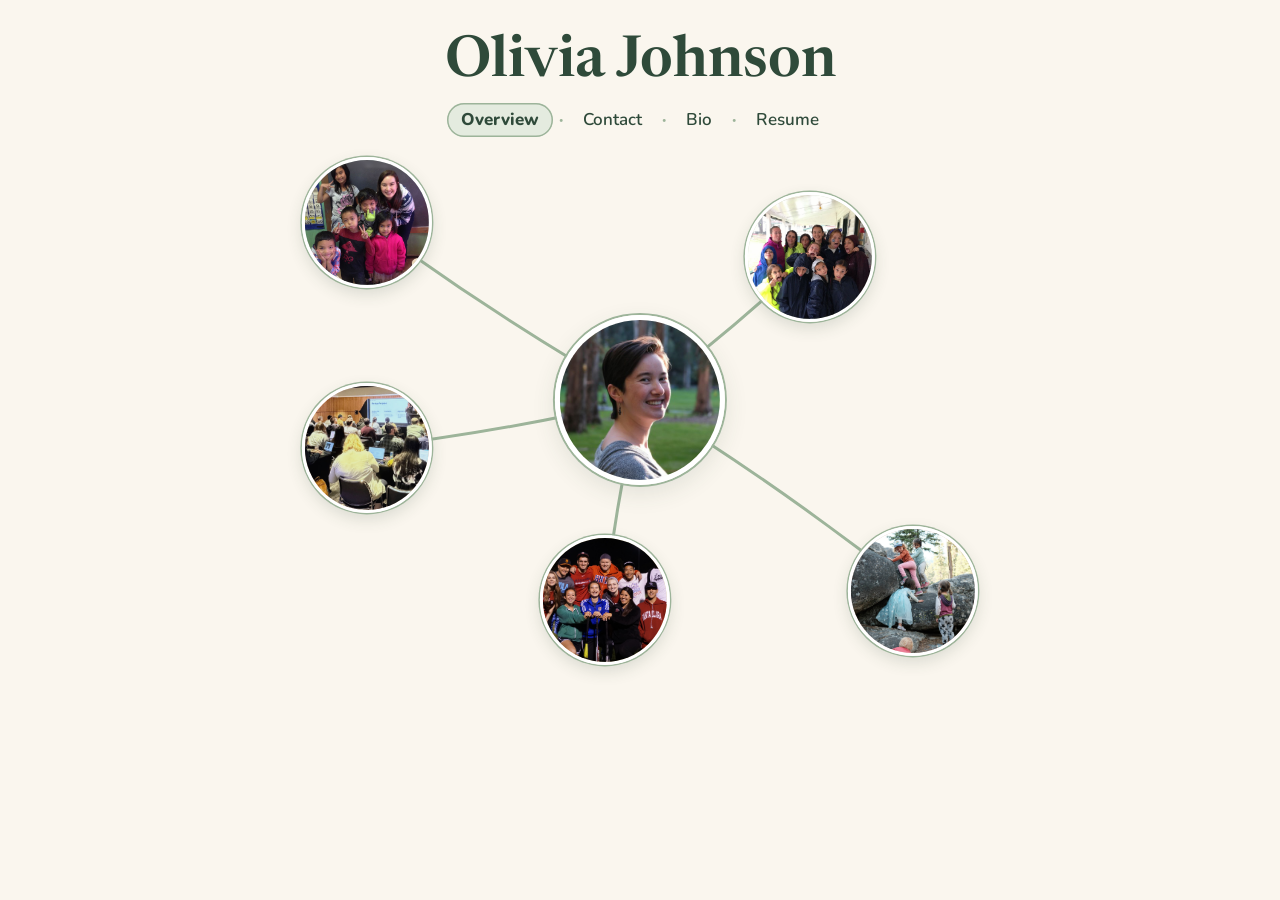
<file: index.html>
<!DOCTYPE html>
<html lang="en">
<head>
  <meta charset="utf-8">
  <meta name="viewport" content="width=device-width, initial-scale=1">
  <title>Olivia Johnson</title>
  <meta name="description" content="Olivia Johnson's interactive resume: People Ops, Learning & Development, teaching and summer camps.">
  <link rel="preconnect" href="https://fonts.googleapis.com">
  <link rel="preconnect" href="https://fonts.gstatic.com" crossorigin>
  <link rel="stylesheet" href="https://fonts.googleapis.com/css2?family=Fraunces:opsz,wght@9..144,600&family=Nunito:wght@400;600;700;800&display=swap">
  <link rel="stylesheet" href="https://fonts.googleapis.com/css2?family=Newsreader:wght@700&text=J&display=swap">
  <link rel="stylesheet" href="css/style.css">
</head>
<body>
  <a class="skip-link" href="#main">Skip to content</a>

  <header class="site-header">
    <h1 class="site-name"><a href="index.html">Olivia Johnson</a></h1>
    <nav class="site-nav" aria-label="Main">
      <ul>
        <li><a href="index.html" aria-current="page">Overview</a></li>
        <li><a href="contact.html">Contact</a></li>
        <li><a href="bio.html">Bio</a></li>
        <li><a href="resume.html">Resume</a></li>
      </ul>
    </nav>
  </header>

  <main id="main" class="page page--home">
    <div id="graph" class="graph">
      <svg id="graph-lines" class="graph__lines" aria-hidden="true"></svg>
      <img class="graph__headshot" src="images/headshot.jpg" alt="Olivia Johnson smiling outdoors in front of tall trees">
      <ul id="graph-nodes" class="graph__nodes" aria-label="Parts of my experience"></ul>
    </div>
    <noscript>
      <p>This page's interactive map needs JavaScript. You can read about my experience on my <a href="bio.html">bio</a> and <a href="resume.html">resume</a> pages.</p>
    </noscript>
  </main>

  <dialog id="node-modal" class="node-modal" aria-labelledby="node-modal-title">
    <div class="node-modal__inner">
      <button id="node-modal-close" class="node-modal__close" type="button" aria-label="Close">
        <svg viewBox="0 0 24 24" fill="none" stroke="currentColor" stroke-width="2.4" stroke-linecap="round" aria-hidden="true"><path d="M5 5l14 14M19 5 5 19"/></svg>
      </button>
      <div id="node-modal-photo" class="node-modal__photo"></div>
      <div class="node-modal__text">
        <h2 id="node-modal-title"></h2>
        <p id="node-modal-blurb"></p>
      </div>
    </div>
  </dialog>

  <script src="js/nodes.js"></script>
</body>
</html>
</file>
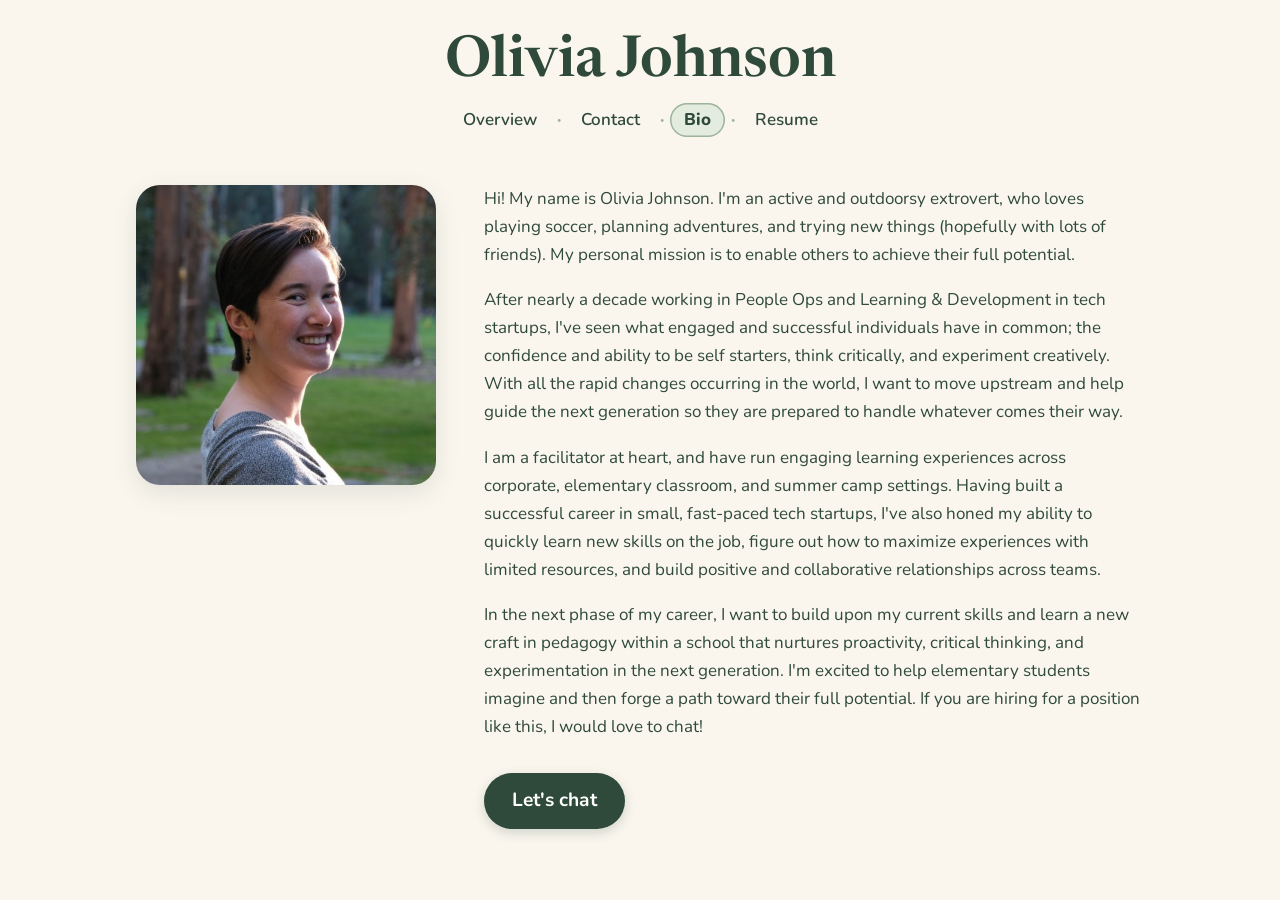
<file: bio.html>
<!DOCTYPE html>
<html lang="en">
<head>
  <meta charset="utf-8">
  <meta name="viewport" content="width=device-width, initial-scale=1">
  <title>Bio | Olivia Johnson</title>
  <meta name="description" content="Olivia Johnson's path from People Ops and Learning & Development to teaching.">
  <link rel="preconnect" href="https://fonts.googleapis.com">
  <link rel="preconnect" href="https://fonts.gstatic.com" crossorigin>
  <link rel="stylesheet" href="https://fonts.googleapis.com/css2?family=Fraunces:opsz,wght@9..144,600&family=Nunito:wght@400;600;700;800&display=swap">
  <link rel="stylesheet" href="https://fonts.googleapis.com/css2?family=Newsreader:wght@700&text=J&display=swap">
  <link rel="stylesheet" href="css/style.css">
</head>
<body>
  <a class="skip-link" href="#main">Skip to content</a>

  <header class="site-header">
    <h1 class="site-name"><a href="index.html">Olivia Johnson</a></h1>
    <nav class="site-nav" aria-label="Main">
      <ul>
        <li><a href="index.html">Overview</a></li>
        <li><a href="contact.html">Contact</a></li>
        <li><a href="bio.html" aria-current="page">Bio</a></li>
        <li><a href="resume.html">Resume</a></li>
      </ul>
    </nav>
  </header>

  <main id="main" class="page">
    <h2 class="visually-hidden">Bio</h2>
    <div class="bio">
      <img class="bio__photo" src="images/headshot.jpg" alt="Olivia Johnson smiling outdoors in front of tall trees">
      <div class="bio__text">
        <p>Hi! My name is Olivia Johnson. I'm an active and outdoorsy extrovert, who loves playing soccer, planning adventures, and trying new things (hopefully with lots of friends). My personal mission is to enable others to achieve their full potential.</p>
        <p>After nearly a decade working in People Ops and Learning &amp; Development in tech startups, I've seen what engaged and successful individuals have in common; the confidence and ability to be self starters, think critically, and experiment creatively. With all the rapid changes occurring in the world, I want to move upstream and help guide the next generation so they are prepared to handle whatever comes their way.</p>
        <p>I am a facilitator at heart, and have run engaging learning experiences across corporate, elementary classroom, and summer camp settings. Having built a successful career in small, fast-paced tech startups, I've also honed my ability to quickly learn new skills on the job, figure out how to maximize experiences with limited resources, and build positive and collaborative relationships across teams.</p>
        <p>In the next phase of my career, I want to build upon my current skills and learn a new craft in pedagogy within a school that nurtures proactivity, critical thinking, and experimentation in the next generation. I'm excited to help elementary students imagine and then forge a path toward their full potential. If you are hiring for a position like this, I would love to chat!</p>
        <p class="bio__action"><a class="button" href="contact.html">Let's chat</a></p>
      </div>
    </div>
  </main>
</body>
</html>
</file>
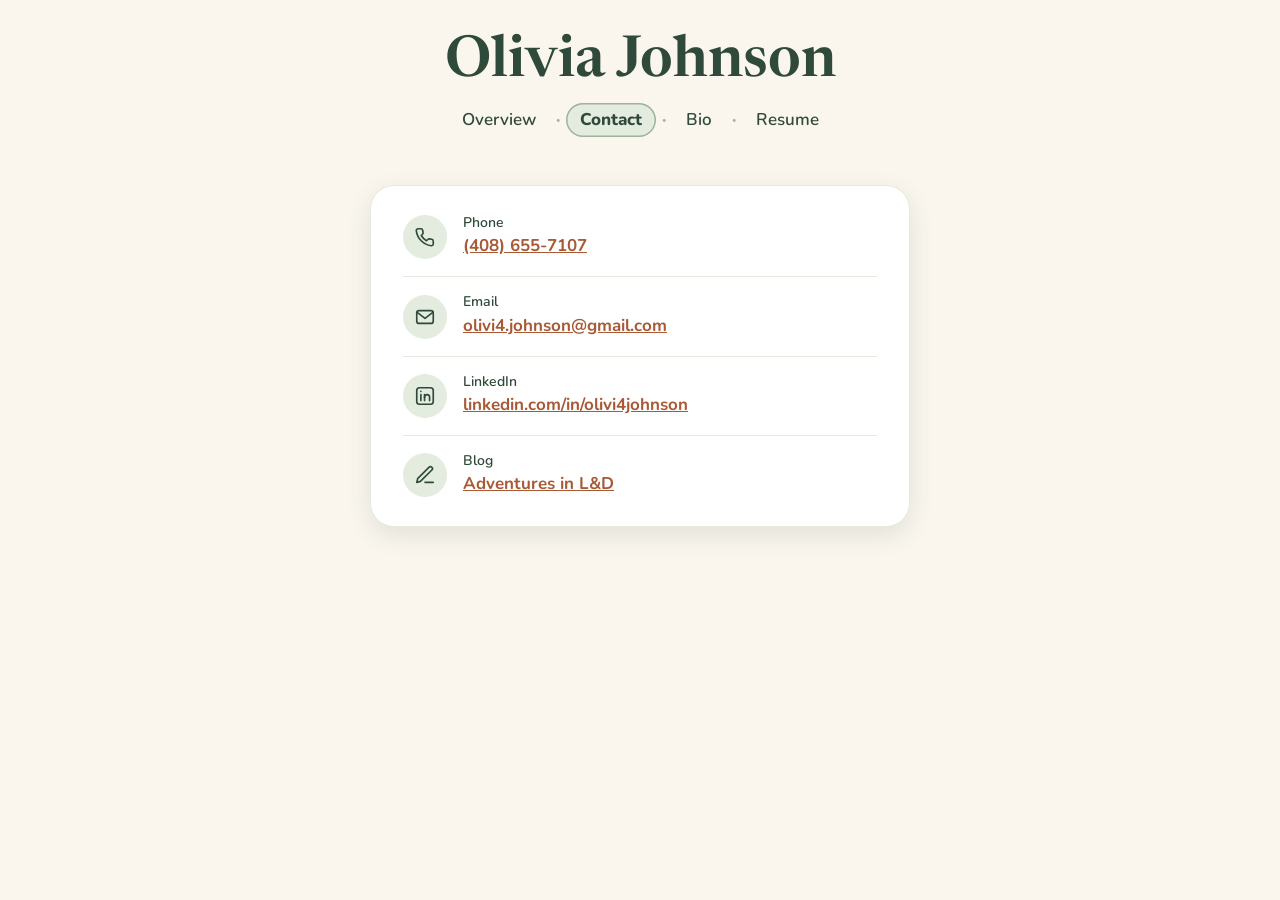
<file: contact.html>
<!DOCTYPE html>
<html lang="en">
<head>
  <meta charset="utf-8">
  <meta name="viewport" content="width=device-width, initial-scale=1">
  <title>Contact | Olivia Johnson</title>
  <meta name="description" content="How to get in touch with Olivia Johnson.">
  <link rel="preconnect" href="https://fonts.googleapis.com">
  <link rel="preconnect" href="https://fonts.gstatic.com" crossorigin>
  <link rel="stylesheet" href="https://fonts.googleapis.com/css2?family=Fraunces:opsz,wght@9..144,600&family=Nunito:wght@400;600;700;800&display=swap">
  <link rel="stylesheet" href="https://fonts.googleapis.com/css2?family=Newsreader:wght@700&text=J&display=swap">
  <link rel="stylesheet" href="css/style.css">
</head>
<body>
  <a class="skip-link" href="#main">Skip to content</a>

  <header class="site-header">
    <h1 class="site-name"><a href="index.html">Olivia Johnson</a></h1>
    <nav class="site-nav" aria-label="Main">
      <ul>
        <li><a href="index.html">Overview</a></li>
        <li><a href="contact.html" aria-current="page">Contact</a></li>
        <li><a href="bio.html">Bio</a></li>
        <li><a href="resume.html">Resume</a></li>
      </ul>
    </nav>
  </header>

  <main id="main" class="page">
    <section class="card contact-card" aria-labelledby="contact-heading">
      <h2 id="contact-heading" class="visually-hidden">Contact</h2>
      <ul class="contact-list">
        <li>
          <span class="contact-list__icon">
            <svg viewBox="0 0 24 24" fill="none" stroke="currentColor" stroke-width="1.8" stroke-linecap="round" stroke-linejoin="round" aria-hidden="true"><path d="M21 16.5v3a2 2 0 0 1-2.2 2A19 19 0 0 1 2.5 5.2 2 2 0 0 1 4.5 3h3a2 2 0 0 1 2 1.7l.4 2.5a2 2 0 0 1-.6 1.8L7.9 10.4a16 16 0 0 0 5.7 5.7l1.4-1.4a2 2 0 0 1 1.8-.6l2.5.4a2 2 0 0 1 1.7 2Z"/></svg>
          </span>
          <div>
            <span class="contact-list__label">Phone</span>
            <a href="tel:+14086557107">(408) 655-7107</a>
          </div>
        </li>
        <li>
          <span class="contact-list__icon">
            <svg viewBox="0 0 24 24" fill="none" stroke="currentColor" stroke-width="1.8" stroke-linecap="round" stroke-linejoin="round" aria-hidden="true"><rect x="3" y="5" width="18" height="14" rx="2.5"/><path d="m3.5 7 8.5 6.5L20.5 7"/></svg>
          </span>
          <div>
            <span class="contact-list__label">Email</span>
            <a href="mailto:olivi4.johnson@gmail.com">olivi4.johnson@gmail.com</a>
          </div>
        </li>
        <li>
          <span class="contact-list__icon">
            <svg viewBox="0 0 24 24" fill="none" stroke="currentColor" stroke-width="1.8" stroke-linecap="round" stroke-linejoin="round" aria-hidden="true"><rect x="3" y="3" width="18" height="18" rx="3"/><path d="M7.5 10.5V17"/><path d="M7.5 7v.01"/><path d="M11.5 17v-6.5"/><path d="M11.5 13.5c0-1.7 1.2-3 2.8-3s2.7 1.2 2.7 3V17"/></svg>
          </span>
          <div>
            <span class="contact-list__label">LinkedIn</span>
            <a href="http://www.linkedin.com/in/olivi4johnson" target="_blank" rel="noopener noreferrer">linkedin.com/in/olivi4johnson<span class="visually-hidden"> (opens in a new tab)</span></a>
          </div>
        </li>
        <li>
          <span class="contact-list__icon">
            <svg viewBox="0 0 24 24" fill="none" stroke="currentColor" stroke-width="1.8" stroke-linecap="round" stroke-linejoin="round" aria-hidden="true"><path d="M12 20h9"/><path d="M16.5 3.5a2.1 2.1 0 0 1 3 3L7 19l-4 1 1-4Z"/></svg>
          </span>
          <div>
            <span class="contact-list__label">Blog</span>
            <a href="https://adventuresinlandd.wordpress.com" target="_blank" rel="noopener noreferrer">Adventures in L&amp;D<span class="visually-hidden"> (opens in a new tab)</span></a>
          </div>
        </li>
      </ul>
    </section>
  </main>
</body>
</html>
</file>
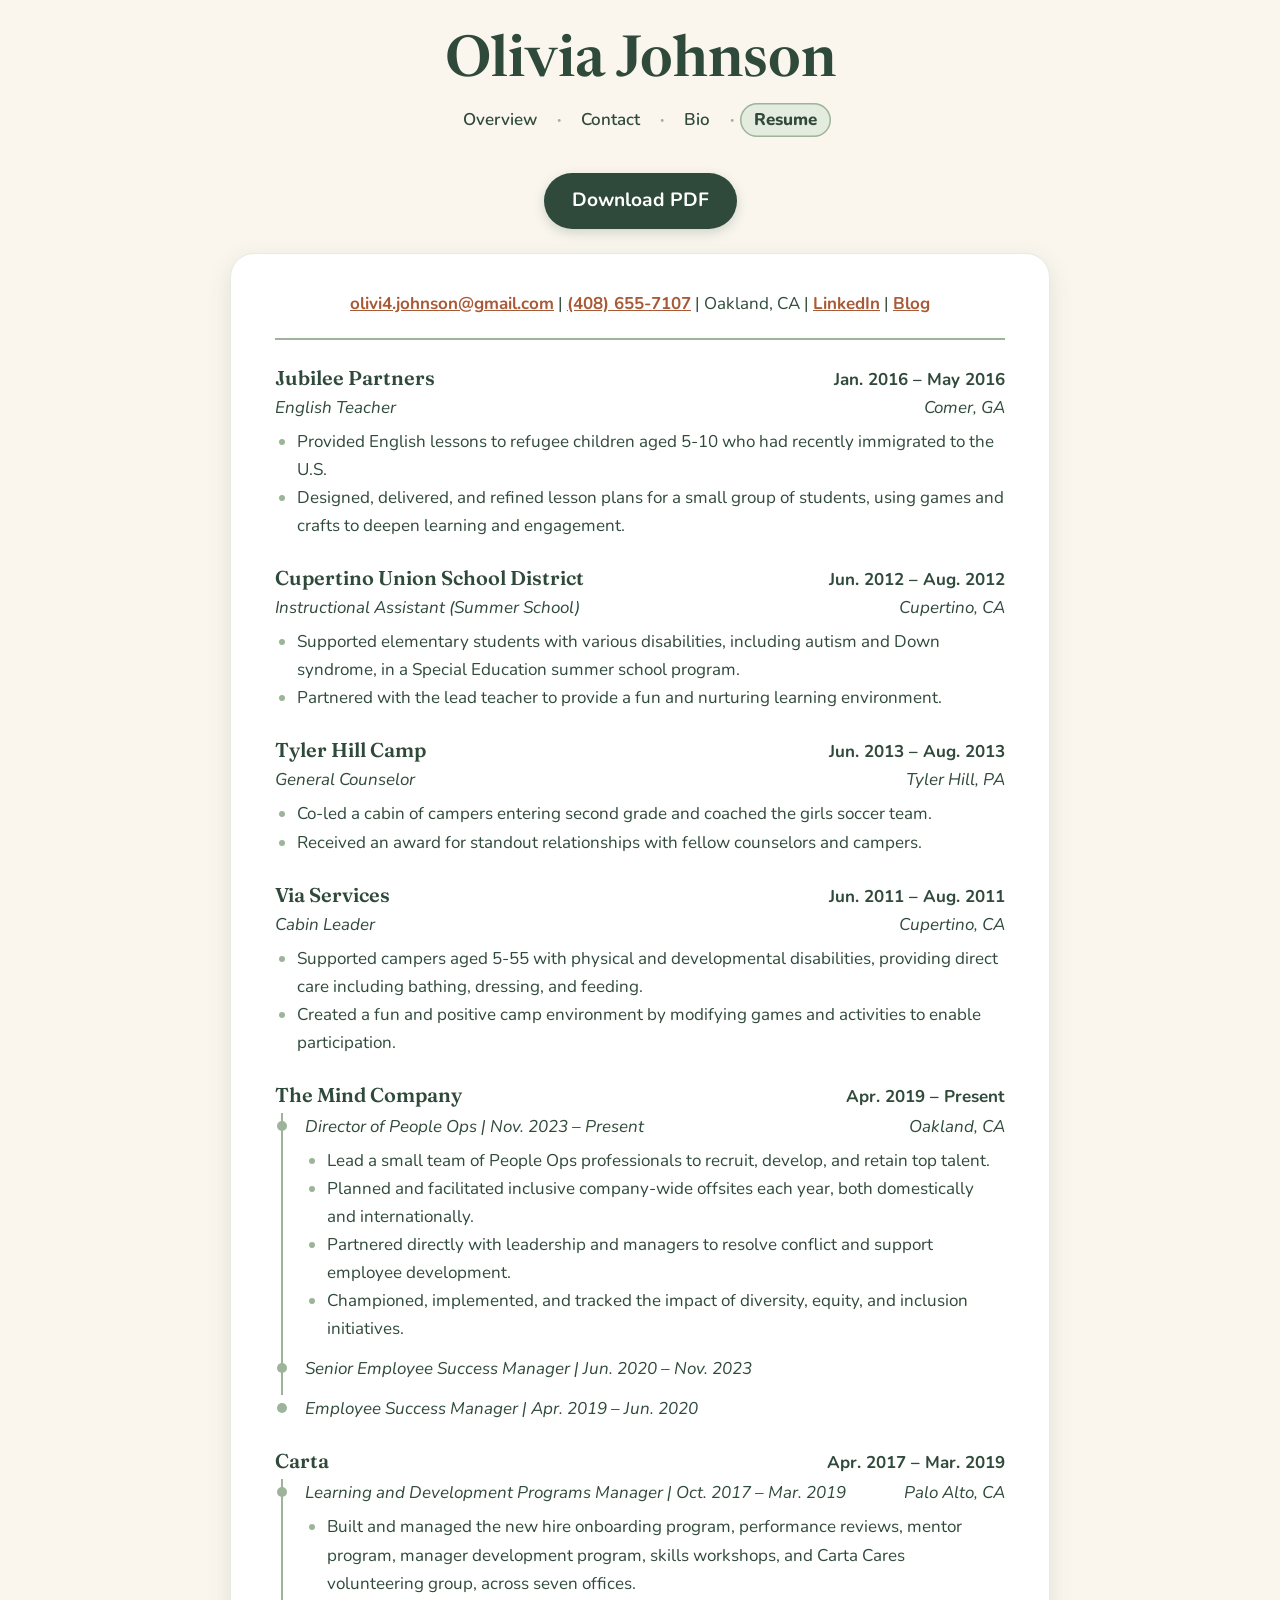
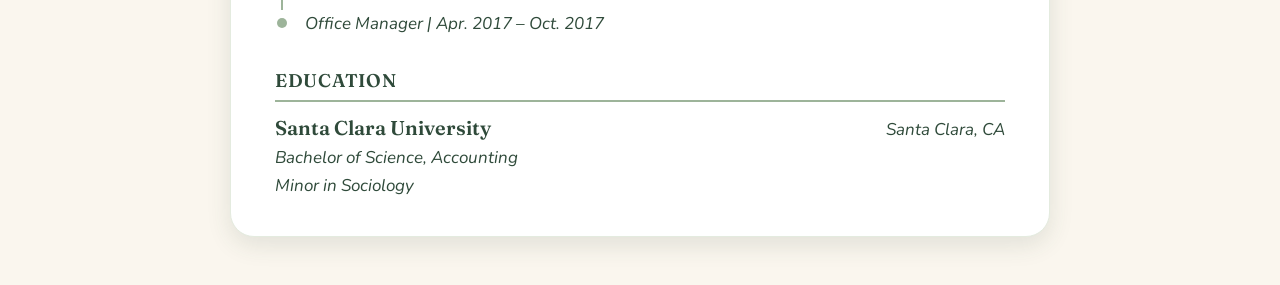
<file: resume.html>
<!DOCTYPE html>
<html lang="en">
<head>
  <meta charset="utf-8">
  <meta name="viewport" content="width=device-width, initial-scale=1">
  <title>Resume | Olivia Johnson</title>
  <meta name="description" content="Olivia Johnson's resume.">
  <link rel="preconnect" href="https://fonts.googleapis.com">
  <link rel="preconnect" href="https://fonts.gstatic.com" crossorigin>
  <link rel="stylesheet" href="https://fonts.googleapis.com/css2?family=Fraunces:opsz,wght@9..144,600&family=Nunito:wght@400;600;700;800&display=swap">
  <link rel="stylesheet" href="https://fonts.googleapis.com/css2?family=Newsreader:wght@700&text=J&display=swap">
  <link rel="stylesheet" href="css/style.css">
</head>
<body>
  <a class="skip-link" href="#main">Skip to content</a>

  <header class="site-header">
    <h1 class="site-name"><a href="index.html">Olivia Johnson</a></h1>
    <nav class="site-nav" aria-label="Main">
      <ul>
        <li><a href="index.html">Overview</a></li>
        <li><a href="contact.html">Contact</a></li>
        <li><a href="bio.html">Bio</a></li>
        <li><a href="resume.html" aria-current="page">Resume</a></li>
      </ul>
    </nav>
  </header>

  <main id="main" class="page">
    <p class="resume-actions">
      <a class="button" href="Olivia_Johnson_Resume.pdf" download>Download PDF</a>
    </p>

    <article class="card resume">
      <p class="resume__contact">
        <a href="mailto:olivi4.johnson@gmail.com">olivi4.johnson@gmail.com</a> |
        <a href="tel:+14086557107">(408) 655-7107</a> |
        Oakland, CA |
        <a href="http://www.linkedin.com/in/olivi4johnson" target="_blank" rel="noopener noreferrer">LinkedIn<span class="visually-hidden"> (opens in a new tab)</span></a> |
        <a href="https://adventuresinlandd.wordpress.com" target="_blank" rel="noopener noreferrer">Blog<span class="visually-hidden"> (opens in a new tab)</span></a>
      </p>

      <h2 class="visually-hidden">Experience</h2>

      <section class="job">
        <div class="job__row">
          <h3 class="job__org">Jubilee Partners</h3>
          <span class="job__dates">Jan. 2016 – May 2016</span>
        </div>
        <div class="job__row">
          <span class="job__title">English Teacher</span>
          <span class="job__location">Comer, GA</span>
        </div>
        <ul>
          <li>Provided English lessons to refugee children aged 5-10 who had recently immigrated to the U.S.</li>
          <li>Designed, delivered, and refined lesson plans for a small group of students, using games and crafts to deepen learning and engagement.</li>
        </ul>
      </section>

      <section class="job">
        <div class="job__row">
          <h3 class="job__org">Cupertino Union School District</h3>
          <span class="job__dates">Jun. 2012 – Aug. 2012</span>
        </div>
        <div class="job__row">
          <span class="job__title">Instructional Assistant (Summer School)</span>
          <span class="job__location">Cupertino, CA</span>
        </div>
        <ul>
          <li>Supported elementary students with various disabilities, including autism and Down syndrome, in a Special Education summer school program.</li>
          <li>Partnered with the lead teacher to provide a fun and nurturing learning environment.</li>
        </ul>
      </section>

      <section class="job">
        <div class="job__row">
          <h3 class="job__org">Tyler Hill Camp</h3>
          <span class="job__dates">Jun. 2013 – Aug. 2013</span>
        </div>
        <div class="job__row">
          <span class="job__title">General Counselor</span>
          <span class="job__location">Tyler Hill, PA</span>
        </div>
        <ul>
          <li>Co-led a cabin of campers entering second grade and coached the girls soccer team.</li>
          <li>Received an award for standout relationships with fellow counselors and campers.</li>
        </ul>
      </section>

      <section class="job">
        <div class="job__row">
          <h3 class="job__org">Via Services</h3>
          <span class="job__dates">Jun. 2011 – Aug. 2011</span>
        </div>
        <div class="job__row">
          <span class="job__title">Cabin Leader</span>
          <span class="job__location">Cupertino, CA</span>
        </div>
        <ul>
          <li>Supported campers aged 5-55 with physical and developmental disabilities, providing direct care including bathing, dressing, and feeding.</li>
          <li>Created a fun and positive camp environment by modifying games and activities to enable participation.</li>
        </ul>
      </section>

      <section class="job">
        <div class="job__row">
          <h3 class="job__org">The Mind Company</h3>
          <span class="job__dates">Apr. 2019 – Present</span>
        </div>
        <div class="roles">
          <div class="role">
            <div class="job__row">
              <span class="job__title">Director of People Ops | Nov. 2023 – Present</span>
              <span class="job__location">Oakland, CA</span>
            </div>
            <ul>
              <li>Lead a small team of People Ops professionals to recruit, develop, and retain top talent.</li>
              <li>Planned and facilitated inclusive company-wide offsites each year, both domestically and internationally.</li>
              <li>Partnered directly with leadership and managers to resolve conflict and support employee development.</li>
              <li>Championed, implemented, and tracked the impact of diversity, equity, and inclusion initiatives.</li>
            </ul>
          </div>
          <div class="role">
            <span class="job__title">Senior Employee Success Manager | Jun. 2020 – Nov. 2023</span>
          </div>
          <div class="role">
            <span class="job__title">Employee Success Manager | Apr. 2019 – Jun. 2020</span>
          </div>
        </div>
      </section>

      <section class="job">
        <div class="job__row">
          <h3 class="job__org">Carta</h3>
          <span class="job__dates">Apr. 2017 – Mar. 2019</span>
        </div>
        <div class="roles">
          <div class="role">
            <div class="job__row">
              <span class="job__title">Learning and Development Programs Manager | Oct. 2017 – Mar. 2019</span>
              <span class="job__location">Palo Alto, CA</span>
            </div>
            <ul>
              <li>Built and managed the new hire onboarding program, performance reviews, mentor program, manager development program, skills workshops, and Carta Cares volunteering group, across seven offices.</li>
            </ul>
          </div>
          <div class="role">
            <span class="job__title">Office Manager | Apr. 2017 – Oct. 2017</span>
          </div>
        </div>
      </section>

      <h2 class="resume__heading">EDUCATION</h2>

      <section class="job">
        <div class="job__row">
          <h3 class="job__org">Santa Clara University</h3>
          <span class="job__location">Santa Clara, CA</span>
        </div>
        <div class="job__title">Bachelor of Science, Accounting</div>
        <div class="job__title">Minor in Sociology</div>
      </section>
    </article>
  </main>
</body>
</html>
</file>
<file: css/style.css>
/* ==========================================================================
   Olivia Johnson: shared stylesheet
   ========================================================================== */

:root {
  --cream: #FAF6EE;
  --forest: #2F4A3A;
  --sage: #9DB49A;
  --sage-soft: #E4EBDF;
  --terracotta: #C8714A;
  --terracotta-text: #A85A36; /* darker, so small link text is easy to read */
  --white: #FFFFFF;
  --overlay: rgba(200, 113, 74, 0.92); /* terracotta, matches the line on hover */

  --font-heading: "Fraunces", Georgia, "Times New Roman", serif;
  --font-body: "Nunito", "Helvetica Neue", Arial, sans-serif;

  --radius: 24px;
  --shadow: 0 8px 24px rgba(47, 74, 58, 0.12);
  --speed: 250ms;
}

* { box-sizing: border-box; }

html { -webkit-text-size-adjust: 100%; }

body {
  margin: 0;
  background: var(--cream);
  color: var(--forest);
  font-family: var(--font-body);
  font-size: 1.0625rem;
  line-height: 1.65;
}

h1, h2, h3 {
  font-family: var(--font-heading);
  font-weight: 600;
  line-height: 1.2;
}

img { max-width: 100%; display: block; }

a {
  color: var(--terracotta-text);
  font-weight: 700;
  transition: color var(--speed) ease;
}

main a:hover { color: var(--terracotta); }

a:focus-visible,
button:focus-visible {
  outline: 3px solid var(--terracotta);
  outline-offset: 3px;
  border-radius: 8px;
}

.visually-hidden {
  position: absolute;
  width: 1px;
  height: 1px;
  margin: -1px;
  overflow: hidden;
  clip-path: inset(50%);
  white-space: nowrap;
}

.skip-link {
  position: absolute;
  top: 8px;
  left: 8px;
  z-index: 10;
  padding: 8px 16px;
  background: var(--forest);
  color: var(--white);
  border-radius: 999px;
  transform: translateY(-200%);
}

.skip-link:focus { transform: none; }

/* --- Shared header ------------------------------------------------------ */

.site-header {
  padding: 28px 16px 8px;
  text-align: center;
}

.site-name {
  margin: 0;
  /* Newsreader is loaded with only the letter J, so every other letter stays in Fraunces. */
  font-family: "Newsreader", var(--font-heading);
  font-size: clamp(2.4rem, 6vw, 3.6rem);
}

.site-name a {
  color: var(--forest);
  font-weight: inherit;
  text-decoration: none;
}

.site-name a:hover { color: var(--terracotta); }

.site-nav ul {
  display: flex;
  flex-wrap: wrap;
  justify-content: center;
  align-items: center;
  margin: 6px 0 0;
  padding: 0;
  list-style: none;
}

.site-nav li {
  display: flex;
  align-items: center;
}

.site-nav li + li::before {
  content: "·";
  margin: 0 6px;
  color: var(--sage);
  font-weight: 800;
}

.site-nav a {
  display: inline-block;
  padding: 3px 14px;
  border-radius: 999px;
  color: var(--forest);
  font-weight: 600;
  text-decoration: none;
  transition: color var(--speed) ease, background-color var(--speed) ease;
}

.site-nav a:hover { color: var(--terracotta); }

.site-nav a[aria-current="page"] {
  background: var(--sage-soft);
  font-weight: 800;
  box-shadow: inset 0 0 0 1.5px var(--sage);
}

@media (max-width: 480px) {
  .site-nav li + li::before { margin: 0 2px; }

  .site-nav a {
    padding: 3px 7px;
    font-size: 0.9375rem;
  }
}

.page {
  width: 100%;
  max-width: 1040px;
  margin: 0 auto;
  padding: 16px 16px 48px;
}

.card {
  background: var(--white);
  border: 1px solid var(--sage-soft);
  border-radius: var(--radius);
  box-shadow: var(--shadow);
}

.button {
  display: inline-block;
  padding: 12px 28px;
  background: var(--forest);
  color: var(--white);
  border-radius: 999px;
  box-shadow: 0 4px 12px rgba(47, 74, 58, 0.2);
  font-size: 1.2rem;
  font-weight: 700;
  text-decoration: none;
  transition: background-color var(--speed) ease, transform var(--speed) ease;
}

.button:hover {
  background: var(--terracotta);
  color: var(--white);
  transform: translateY(-2px);
}

.button:focus-visible { border-radius: 999px; }

/* --- Home: node graph --------------------------------------------------- */

.page--home {
  padding-top: 0;
  padding-bottom: 16px;
}

.graph {
  position: relative;
  width: 100%;
}

.graph__lines {
  position: absolute;
  inset: 0;
  width: 100%;
  height: 100%;
  overflow: visible;
  pointer-events: none;
}

.graph__line {
  fill: none;
  stroke: var(--sage);
  stroke-width: 3;
  stroke-linecap: round;
  transition: stroke var(--speed) ease;
}

.graph__line.is-active { stroke: var(--terracotta); }

.graph__headshot {
  position: absolute;
  left: var(--center-x, 50%);
  top: var(--center-y, 50%);
  z-index: 3; /* above the nodes, so a label's background never clips the photo */
  width: var(--head-size, 170px);
  height: var(--head-size, 170px);
  border: 5px solid var(--white);
  border-radius: 50%;
  box-shadow: 0 0 0 2px var(--sage), var(--shadow);
  object-fit: cover;
  transform: translate(-50%, -50%);
}

.graph__nodes {
  margin: 0;
  padding: 0;
  list-style: none;
}

.graph__node {
  position: absolute;
  left: var(--x);
  top: var(--y);
  z-index: 2;
  width: var(--node-size);
  height: var(--node-size);
  transform: translate(-50%, -50%);
}

.graph__node:hover,
.graph__node:focus-within { z-index: 3; }

.node {
  position: relative;
  display: block;
  width: 100%;
  height: 100%;
  padding: 0;
  background: none;
  border: 0;
  border-radius: 50%;
  color: inherit;
  font: inherit;
  cursor: pointer;
  transition: transform var(--speed) ease;
}

.node:focus-visible {
  border-radius: 50%;
  transform: scale(1.08);
}

.node__photo {
  position: relative;
  display: block;
  width: 100%;
  height: 100%;
  overflow: hidden;
  border: 3px solid var(--white);
  border-radius: 50%;
  box-shadow: 0 0 0 1.5px var(--sage), 0 6px 16px rgba(47, 74, 58, 0.16);
  transition: border-color var(--speed) ease, box-shadow var(--speed) ease;
}

.node:focus-visible .node__photo {
  border-color: var(--terracotta);
  box-shadow: 0 0 0 1.5px var(--terracotta), 0 6px 16px rgba(47, 74, 58, 0.16);
}

.node__placeholder,
.node__photo img {
  position: absolute;
  inset: 0;
  width: 100%;
  height: 100%;
}

.node__placeholder {
  display: flex;
  align-items: center;
  justify-content: center;
  color: var(--forest);
}

.node__placeholder svg {
  width: 44%;
  height: 44%;
  transition: opacity var(--speed) ease;
}

.node:focus-visible .node__placeholder svg { opacity: 0; }

.node__photo img { object-fit: cover; }

.node__label {
  position: absolute;
  inset: 0;
  display: flex;
  align-items: center;
  justify-content: center;
  padding: 8%;
  background: var(--overlay);
  border-radius: 50%;
  color: var(--white);
  font-size: var(--label-size, 15px);
  font-weight: 700;
  line-height: 1.2;
  text-align: center;
  opacity: 0;
  transition: opacity var(--speed) ease;
}

.node:focus-visible .node__label { opacity: 1; }

@media (hover: hover) {
  .node:hover { transform: scale(1.08); }
  .node:hover .node__label { opacity: 1; }
  .node:hover .node__placeholder svg { opacity: 0; }

  .node:hover .node__photo {
    border-color: var(--terracotta);
    box-shadow: 0 0 0 1.5px var(--terracotta), 0 6px 16px rgba(47, 74, 58, 0.16);
  }
}

/* Touch screens have no hover, so labels sit under the nodes all the time. */
@media (hover: none) {
  .node:focus-visible .node__placeholder svg { opacity: 1; }

  .node__label {
    inset: calc(100% + 5px) auto auto 50%;
    display: block;
    width: max-content;
    max-width: 88px;
    padding: 1px 6px;
    background: var(--cream);
    border-radius: 10px;
    color: var(--forest);
    font-size: 0.8125rem;
    opacity: 1;
    transform: translateX(-50%);
  }
}

/* Narrow phones: a simple vertical list under the headshot. */
.graph.is-list .graph__lines { display: none; }

.graph.is-list .graph__headshot {
  position: static;
  width: 160px;
  height: 160px;
  margin: 8px auto 24px;
  transform: none;
}

.graph.is-list .graph__node {
  position: static;
  width: auto;
  height: auto;
  margin-bottom: 12px;
  transform: none;
}

.graph.is-list .node {
  display: flex;
  align-items: center;
  gap: 16px;
  height: auto;
  padding: 10px 16px 10px 10px;
  background: var(--white);
  border: 1px solid var(--sage-soft);
  border-radius: 999px;
  box-shadow: 0 4px 12px rgba(47, 74, 58, 0.08);
  text-align: left;
  transform: none;
}

.graph.is-list .node:focus-visible { border-radius: 999px; }

.graph.is-list .node__photo {
  flex: none;
  width: 64px;
  height: 64px;
}

.graph.is-list .node .node__placeholder svg { opacity: 1; }

.graph.is-list .node__label {
  position: static;
  display: block;
  width: auto;
  max-width: none;
  padding: 0;
  background: none;
  border-radius: 0;
  color: var(--forest);
  font-family: var(--font-heading);
  font-size: 1.125rem;
  font-weight: 600;
  text-align: left;
  opacity: 1;
  transform: none;
}

/* --- Home: expanded node ------------------------------------------------ */

.node-modal {
  width: min(560px, calc(100% - 32px));
  max-height: calc(100dvh - 32px);
  padding: 0;
  overflow: auto;
  background: var(--white);
  border: 0;
  border-radius: var(--radius);
  box-shadow: 0 20px 50px rgba(47, 74, 58, 0.3);
  color: var(--forest);
}

.node-modal[open] { animation: modal-in var(--speed) ease; }
.node-modal.is-closing { animation: modal-out 200ms ease forwards; }

.node-modal::backdrop {
  background: rgba(47, 74, 58, 0.55);
  animation: fade-in var(--speed) ease;
}

.node-modal.is-closing::backdrop { animation: fade-out 200ms ease forwards; }

@keyframes modal-in {
  from { opacity: 0; transform: translateY(10px) scale(0.97); }
}

@keyframes modal-out {
  to { opacity: 0; transform: translateY(10px) scale(0.97); }
}

@keyframes fade-in { from { opacity: 0; } }
@keyframes fade-out { to { opacity: 0; } }

body:has(.node-modal[open]) { overflow: hidden; }

.node-modal__inner { position: relative; }

/* Sticky, so the X stays reachable while a long card scrolls.
   The negative margin lets the photo sit underneath it. */
.node-modal__close {
  position: sticky;
  top: 12px;
  z-index: 1;
  display: flex;
  align-items: center;
  justify-content: center;
  width: 44px;
  height: 44px;
  margin: 12px 12px -56px auto;
  padding: 0;
  background: var(--white);
  border: 1px solid var(--sage);
  border-radius: 50%;
  color: var(--forest);
  cursor: pointer;
  transition: color var(--speed) ease, border-color var(--speed) ease;
}

.node-modal__close:hover {
  border-color: var(--terracotta);
  color: var(--terracotta);
}

.node-modal__close:focus-visible { border-radius: 50%; }

.node-modal__close svg {
  width: 18px;
  height: 18px;
}

.node-modal__photo {
  display: flex;
  align-items: center;
  justify-content: center;
  min-height: 150px;
  color: var(--forest);
}

/* contain, never cover: the full photo is shown uncropped */
.node-modal__photo img {
  width: 100%;
  max-height: 55vh;
  object-fit: contain;
}

.node-modal__photo svg {
  width: 72px;
  height: 72px;
}

.node-modal__text { padding: 20px 28px 28px; }

.node-modal__text h2 {
  margin: 0 0 10px;
  font-size: 1.6rem;
}

.node-modal__text p {
  margin: 0;
  white-space: pre-line; /* keeps the paragraph breaks in a blurb */
}

/* --- Contact ------------------------------------------------------------ */

.contact-card {
  max-width: 540px;
  margin: 24px auto 0;
  padding: 12px 32px;
}

.contact-list {
  margin: 0;
  padding: 0;
  list-style: none;
}

.contact-list li {
  display: flex;
  align-items: center;
  gap: 16px;
  padding: 16px 0;
}

.contact-list li + li { border-top: 1px solid var(--sage-soft); }

.contact-list__icon {
  display: flex;
  flex: none;
  align-items: center;
  justify-content: center;
  width: 44px;
  height: 44px;
  background: var(--sage-soft);
  border-radius: 50%;
}

.contact-list__icon svg {
  width: 22px;
  height: 22px;
}

.contact-list__label {
  display: block;
  font-size: 0.875rem;
  font-weight: 600;
  line-height: 1.3;
}

.contact-list a { overflow-wrap: anywhere; }

/* Smallest phones: make room so the addresses stay on one line. */
@media (max-width: 374px) {
  .page .contact-card { padding: 8px 14px; }
  .contact-list li { gap: 10px; }
  .contact-list a { font-size: 0.9375rem; }

  .contact-list__icon {
    width: 34px;
    height: 34px;
  }

  .contact-list__icon svg {
    width: 18px;
    height: 18px;
  }
}

/* --- Bio ---------------------------------------------------------------- */

.bio {
  display: grid;
  grid-template-columns: 300px 1fr;
  gap: 48px;
  align-items: start;
  margin-top: 24px;
}

.bio__photo {
  width: 100%;
  border-radius: var(--radius);
  box-shadow: var(--shadow);
}

.bio__text p:first-child { margin-top: 0; }

.bio__action { margin: 32px 0 0; }

@media (max-width: 760px) {
  .bio {
    grid-template-columns: 1fr;
    gap: 24px;
    margin-top: 12px;
  }

  .bio__photo {
    max-width: 280px;
    margin: 0 auto;
  }

  .bio__action { text-align: center; }
}

/* --- Resume ------------------------------------------------------------- */

.resume-actions {
  margin: 12px 0 24px;
  text-align: center;
}

.resume {
  max-width: 820px;
  margin: 0 auto;
  padding: 36px 44px;
}

.resume__contact {
  margin: 0 0 8px;
  padding-bottom: 20px;
  border-bottom: 2px solid var(--sage);
  text-align: center;
}

.job { margin-top: 26px; }

.job__row {
  display: flex;
  flex-wrap: wrap;
  justify-content: space-between;
  gap: 0 24px;
}

.job__org {
  margin: 0;
  font-size: 1.25rem;
}

.job__dates { font-weight: 700; }

.job__title,
.job__location { font-style: italic; }

.job ul {
  margin: 6px 0 0;
  padding-left: 22px;
}

.job li::marker { color: var(--sage); }

.roles { margin: 2px 0 0 6px; }

/* The progression of titles within one organization */
.role {
  position: relative;
  padding: 0 0 12px 22px;
  border-left: 2px solid var(--sage);
}

.role::before {
  content: "";
  position: absolute;
  top: 8px;
  left: -6px;
  width: 10px;
  height: 10px;
  background: var(--sage);
  border-radius: 50%;
}

.role:last-child {
  padding-bottom: 0;
  border-left-color: transparent;
}

.resume__heading {
  margin: 32px 0 0;
  padding-bottom: 8px;
  border-bottom: 2px solid var(--sage);
  font-size: 1.15rem;
  letter-spacing: 0.04em;
}

.resume__heading + .job { margin-top: 14px; }

@media (max-width: 600px) {
  .resume { padding: 24px 20px; }
  .contact-card { padding: 8px 20px; }
}

/* --- Reduced motion ----------------------------------------------------- */

@media (prefers-reduced-motion: reduce) {
  *, *::before, *::after {
    animation: none !important;
    transition: none !important;
  }
}

/* --- Print (mainly the resume page) ------------------------------------- */

@media print {
  @page { margin: 0.5in; }

  body {
    background: var(--white);
    font-size: 10.5pt;
    line-height: 1.4;
  }

  .site-header { padding: 0 0 4px; }
  .site-name { font-size: 24pt; }

  .site-nav,
  .skip-link,
  .resume-actions { display: none; }

  .page { max-width: none; padding: 0; }

  .card {
    border: 0;
    border-radius: 0;
    box-shadow: none;
  }

  .resume {
    max-width: none;
    padding: 0;
  }

  a {
    color: var(--forest);
    font-weight: 400;
    text-decoration: none;
  }

  .resume__contact { padding-bottom: 8px; }
  .resume__contact a[href^="http"]::after { content: " (" attr(href) ")"; }

  .job {
    margin-top: 12px;
    break-inside: avoid;
  }

  .job__org { font-size: 11.5pt; }
  .job ul { margin-top: 2px; }
  .role { padding: 0 0 6px 14px; }
  .role::before { top: 5px; }
  .resume__heading {
    margin-top: 16px;
    padding-bottom: 3px;
    font-size: 11pt;
    break-after: avoid;
  }
  .resume__heading + .job { margin-top: 8px; }
}
</file>
